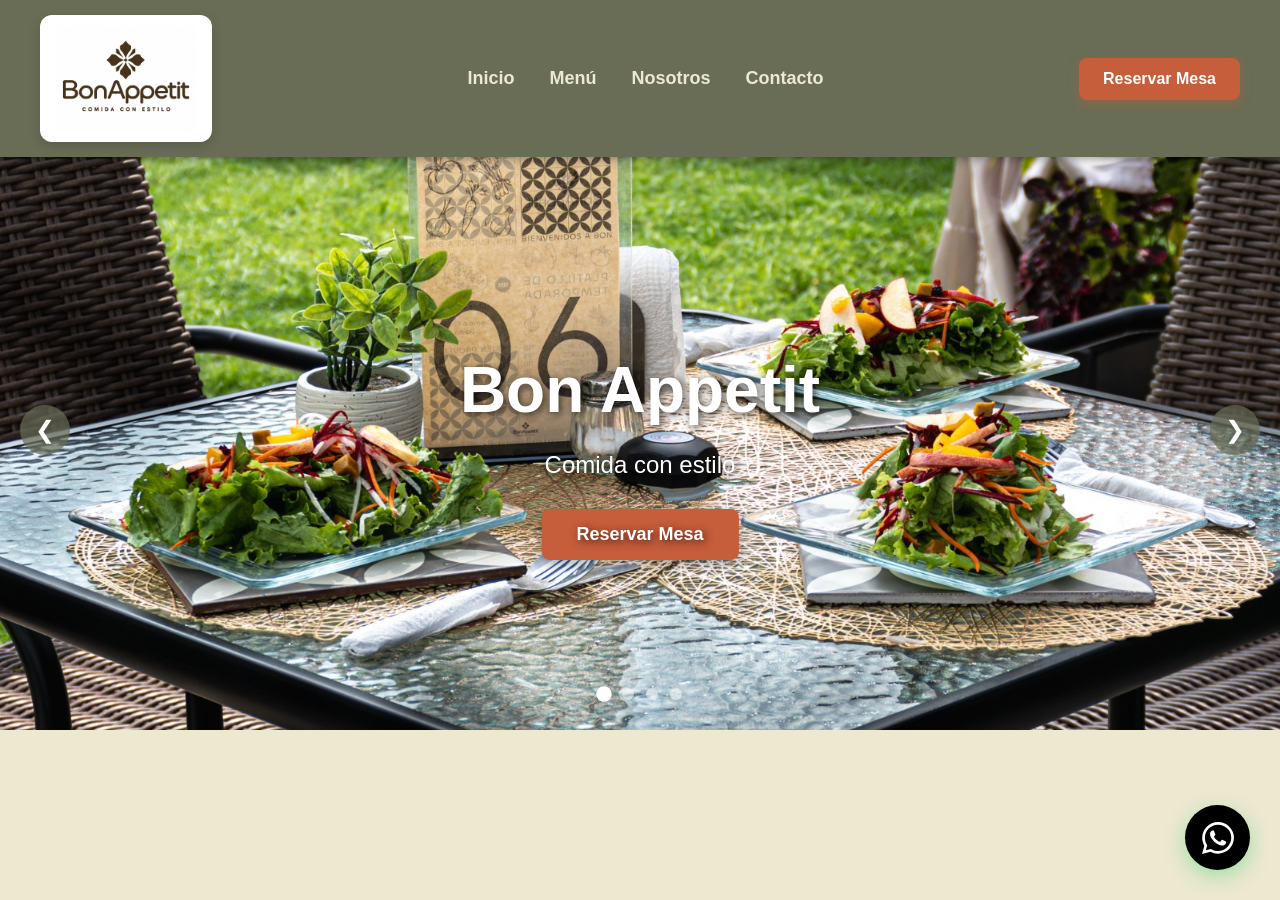
<file: index.html>
<!DOCTYPE html>
<html lang="es">
<head>
    <meta charset="UTF-8">
    <meta name="viewport" content="width=device-width, initial-scale=1.0">
    <meta name="description" content="BonAppetit - Restaurante de cocina mexicana contemporánea. Reserva tu mesa y disfruta una experiencia gastronómica única.">
    <title>Restaurante - Bon Appetit</title>
    
    <link rel="stylesheet" href="style.css">
</head>
<body>

    <header class="navbar">

        <div class="brand">
            <img id="logotipo" src="img/prueba.png" alt="BonAppetit - Comida con estilo">
        </div>

        <nav class="nav-center">
            <ul>
                <li><a href="index.html">Inicio</a></li>
                <li><a href="menu.html">Menú</a></li>
                <li><a href="#nosotros">Nosotros</a></li>
                <li><a href="#contacto">Contacto</a></li>
            </ul>
        </nav>

        <div class="nav-right">
            <a href="reservar.html" class="btn-reservar">
                 Reservar Mesa
            </a>
        </div>

    </header>

    <section class="hero-carousel" id="inicio">
        
        <div class="carousel-container">
            
            <div class="carousel-slide active">
                <img src="img/mesa1.jpeg" alt="Platillo mexicano contemporáneo">
                <div class="carousel-content">
                    <h1>Bon Appetit</h1>
                    <p>Comida con estilo</p>
                    <a href="reservar.html" class="btn-hero">Reservar Mesa</a>
                </div>
            </div>

            <div class="carousel-slide">
                <img src="img/mesa2.jpeg" alt="Ambiente del restaurante">
                <div class="carousel-content">
                    <h1>Experiencia Única</h1>
                    <p>Cocina mexicana contemporánea</p>
                    <a href="#menu" class="btn-hero">Ver Menú</a>
                </div>
            </div>

            <div class="carousel-slide">
                <img src="img/mesa4.jpeg" alt="Chef preparando platillo">
                <div class="carousel-content">
                    <h1>Ingredientes Frescos</h1>
                    <p>Sabor auténtico, presentación moderna</p>
                    <a href="#nosotros" class="btn-hero">Conócenos</a>
                </div>
            </div>

            <div class="carousel-slide">
                <img src="img/mesa3.jpeg" alt="Postre artesanal">
                <div class="carousel-content">
                    <h1>Momentos Especiales</h1>
                    <p>Celebra con nosotros</p>
                    <a href="reservar.html" class="btn-hero">Reservar Ahora</a>
                </div>
            </div>

            <button class="carousel-btn prev" aria-label="Imagen anterior">
                &#10094;
            </button>
            <button class="carousel-btn next" aria-label="Imagen siguiente">
                &#10095;
            </button>

            <div class="carousel-indicators">
                <span class="indicator active" data-slide="0"></span>
                <span class="indicator" data-slide="1"></span>
                <span class="indicator" data-slide="2"></span>
                <span class="indicator" data-slide="3"></span>
            </div>

        </div>

    </section>

    <div class="social-float-container">
        
        <div class="social-menu" id="socialMenu">
            <a href="https://wa.me/525574708613" target="_blank" class="social-btn whatsapp" aria-label="WhatsApp">
                <svg viewBox="0 0 24 24" width="24" height="24" fill="currentColor">
                    <path d="M17.472 14.382c-.297-.149-1.758-.867-2.03-.967-.273-.099-.471-.148-.67.15-.197.297-.767.966-.94 1.164-.173.199-.347.223-.644.075-.297-.15-1.255-.463-2.39-1.475-.883-.788-1.48-1.761-1.653-2.059-.173-.297-.018-.458.13-.606.134-.133.298-.347.446-.52.149-.174.198-.298.298-.497.099-.198.05-.371-.025-.52-.075-.149-.669-1.612-.916-2.207-.242-.579-.487-.5-.669-.51-.173-.008-.371-.01-.57-.01-.198 0-.52.074-.792.372-.272.297-1.04 1.016-1.04 2.479 0 1.462 1.065 2.875 1.213 3.074.149.198 2.096 3.2 5.077 4.487.709.306 1.262.489 1.694.625.712.227 1.36.195 1.871.118.571-.085 1.758-.719 2.006-1.413.248-.694.248-1.289.173-1.413-.074-.124-.272-.198-.57-.347m-5.421 7.403h-.004a9.87 9.87 0 01-5.031-1.378l-.361-.214-3.741.982.998-3.648-.235-.374a9.86 9.86 0 01-1.51-5.26c.001-5.45 4.436-9.884 9.888-9.884 2.64 0 5.122 1.03 6.988 2.898a9.825 9.825 0 012.893 6.994c-.003 5.45-4.437 9.884-9.885 9.884m8.413-18.297A11.815 11.815 0 0012.05 0C5.495 0 .16 5.335.157 11.892c0 2.096.547 4.142 1.588 5.945L.057 24l6.305-1.654a11.882 11.882 0 005.683 1.448h.005c6.554 0 11.89-5.335 11.893-11.893a11.821 11.821 0 00-3.48-8.413z"/>
                </svg>
            </a>
            
            <a href="https://www.facebook.com/BonAppetit.Tex" target="_blank" class="social-btn facebook" aria-label="Facebook">
                <svg viewBox="0 0 24 24" width="24" height="24" fill="currentColor">
                    <path d="M24 12.073c0-6.627-5.373-12-12-12s-12 5.373-12 12c0 5.99 4.388 10.954 10.125 11.854v-8.385H7.078v-3.47h3.047V9.43c0-3.007 1.792-4.669 4.533-4.669 1.312 0 2.686.235 2.686.235v2.953H15.83c-1.491 0-1.956.925-1.956 1.874v2.25h3.328l-.532 3.47h-2.796v8.385C19.612 23.027 24 18.062 24 12.073z"/>
                </svg>
            </a>
            
            <a href="https://www.instagram.com/bonappetit_tex?stkn=NmFiZXlncTF0Znl1&utm_source=qr" target="_blank" class="social-btn instagram" aria-label="Instagram">
                <svg viewBox="0 0 24 24" width="24" height="24" fill="currentColor">
                    <path d="M12 2.163c3.204 0 3.584.012 4.85.07 3.252.148 4.771 1.691 4.919 4.919.058 1.265.069 1.645.069 4.849 0 3.205-.012 3.584-.069 4.849-.149 3.225-1.664 4.771-4.919 4.919-1.266.058-1.644.07-4.85.07-3.204 0-3.584-.012-4.849-.07-3.26-.149-4.771-1.699-4.919-4.92-.058-1.265-.07-1.644-.07-4.849 0-3.204.013-3.583.07-4.849.149-3.227 1.664-4.771 4.919-4.919 1.266-.057 1.645-.069 4.849-.069zm0-2.163c-3.259 0-3.667.014-4.947.072-4.358.2-6.78 2.618-6.98 6.98-.059 1.281-.073 1.689-.073 4.948 0 3.259.014 3.668.072 4.948.2 4.358 2.618 6.78 6.98 6.98 1.281.058 1.689.072 4.948.072 3.259 0 3.668-.014 4.948-.072 4.354-.2 6.782-2.618 6.979-6.98.059-1.28.073-1.689.073-4.948 0-3.259-.014-3.667-.072-4.947-.196-4.354-2.617-6.78-6.979-6.98-1.281-.059-1.69-.073-4.949-.073zm0 5.838c-3.403 0-6.162 2.759-6.162 6.162s2.759 6.163 6.162 6.163 6.162-2.759 6.162-6.163c0-3.403-2.759-6.162-6.162-6.162zm0 10.162c-2.209 0-4-1.79-4-4 0-2.209 1.791-4 4-4s4 1.791 4 4c0 2.21-1.791 4-4 4zm6.406-11.845c-.796 0-1.441.645-1.441 1.44s.645 1.44 1.441 1.44c.795 0 1.439-.645 1.439-1.44s-.644-1.44-1.439-1.44z"/>
                </svg>
            </a>
        </div>
        
        <button class="social-toggle" id="socialToggle" aria-label="Abrir redes sociales" aria-expanded="false">
            <svg viewBox="0 0 24 24" width="32" height="32" fill="currentColor" class="icon-whatsapp">
                <path d="M17.472 14.382c-.297-.149-1.758-.867-2.03-.967-.273-.099-.471-.148-.67.15-.197.297-.767.966-.94 1.164-.173.199-.347.223-.644.075-.297-.15-1.255-.463-2.39-1.475-.883-.788-1.48-1.761-1.653-2.059-.173-.297-.018-.458.13-.606.134-.133.298-.347.446-.52.149-.174.198-.298.298-.497.099-.198.05-.371-.025-.52-.075-.149-.669-1.612-.916-2.207-.242-.579-.487-.5-.669-.51-.173-.008-.371-.01-.57-.01-.198 0-.52.074-.792.372-.272.297-1.04 1.016-1.04 2.479 0 1.462 1.065 2.875 1.213 3.074.149.198 2.096 3.2 5.077 4.487.709.306 1.262.489 1.694.625.712.227 1.36.195 1.871.118.571-.085 1.758-.719 2.006-1.413.248-.694.248-1.289.173-1.413-.074-.124-.272-.198-.57-.347m-5.421 7.403h-.004a9.87 9.87 0 01-5.031-1.378l-.361-.214-3.741.982.998-3.648-.235-.374a9.86 9.86 0 01-1.51-5.26c.001-5.45 4.436-9.884 9.888-9.884 2.64 0 5.122 1.03 6.988 2.898a9.825 9.825 0 012.893 6.994c-.003 5.45-4.437 9.884-9.885 9.884m8.413-18.297A11.815 11.815 0 0012.05 0C5.495 0 .16 5.335.157 11.892c0 2.096.547 4.142 1.588 5.945L.057 24l6.305-1.654a11.882 11.882 0 005.683 1.448h.005c6.554 0 11.89-5.335 11.893-11.893a11.821 11.821 0 00-3.48-8.413z"/>
            </svg>
            <svg viewBox="0 0 24 24" width="32" height="32" fill="currentColor" class="icon-close" style="display: none;">
                <path d="M19 6.41L17.59 5 12 10.59 6.41 5 5 6.41 10.59 12 5 17.59 6.41 19 12 13.41 17.59 19 19 17.59 13.41 12z"/>
            </svg>
        </button>
        
    </div>

    <script src="script.js"></script>

</body>
</html>
</file>
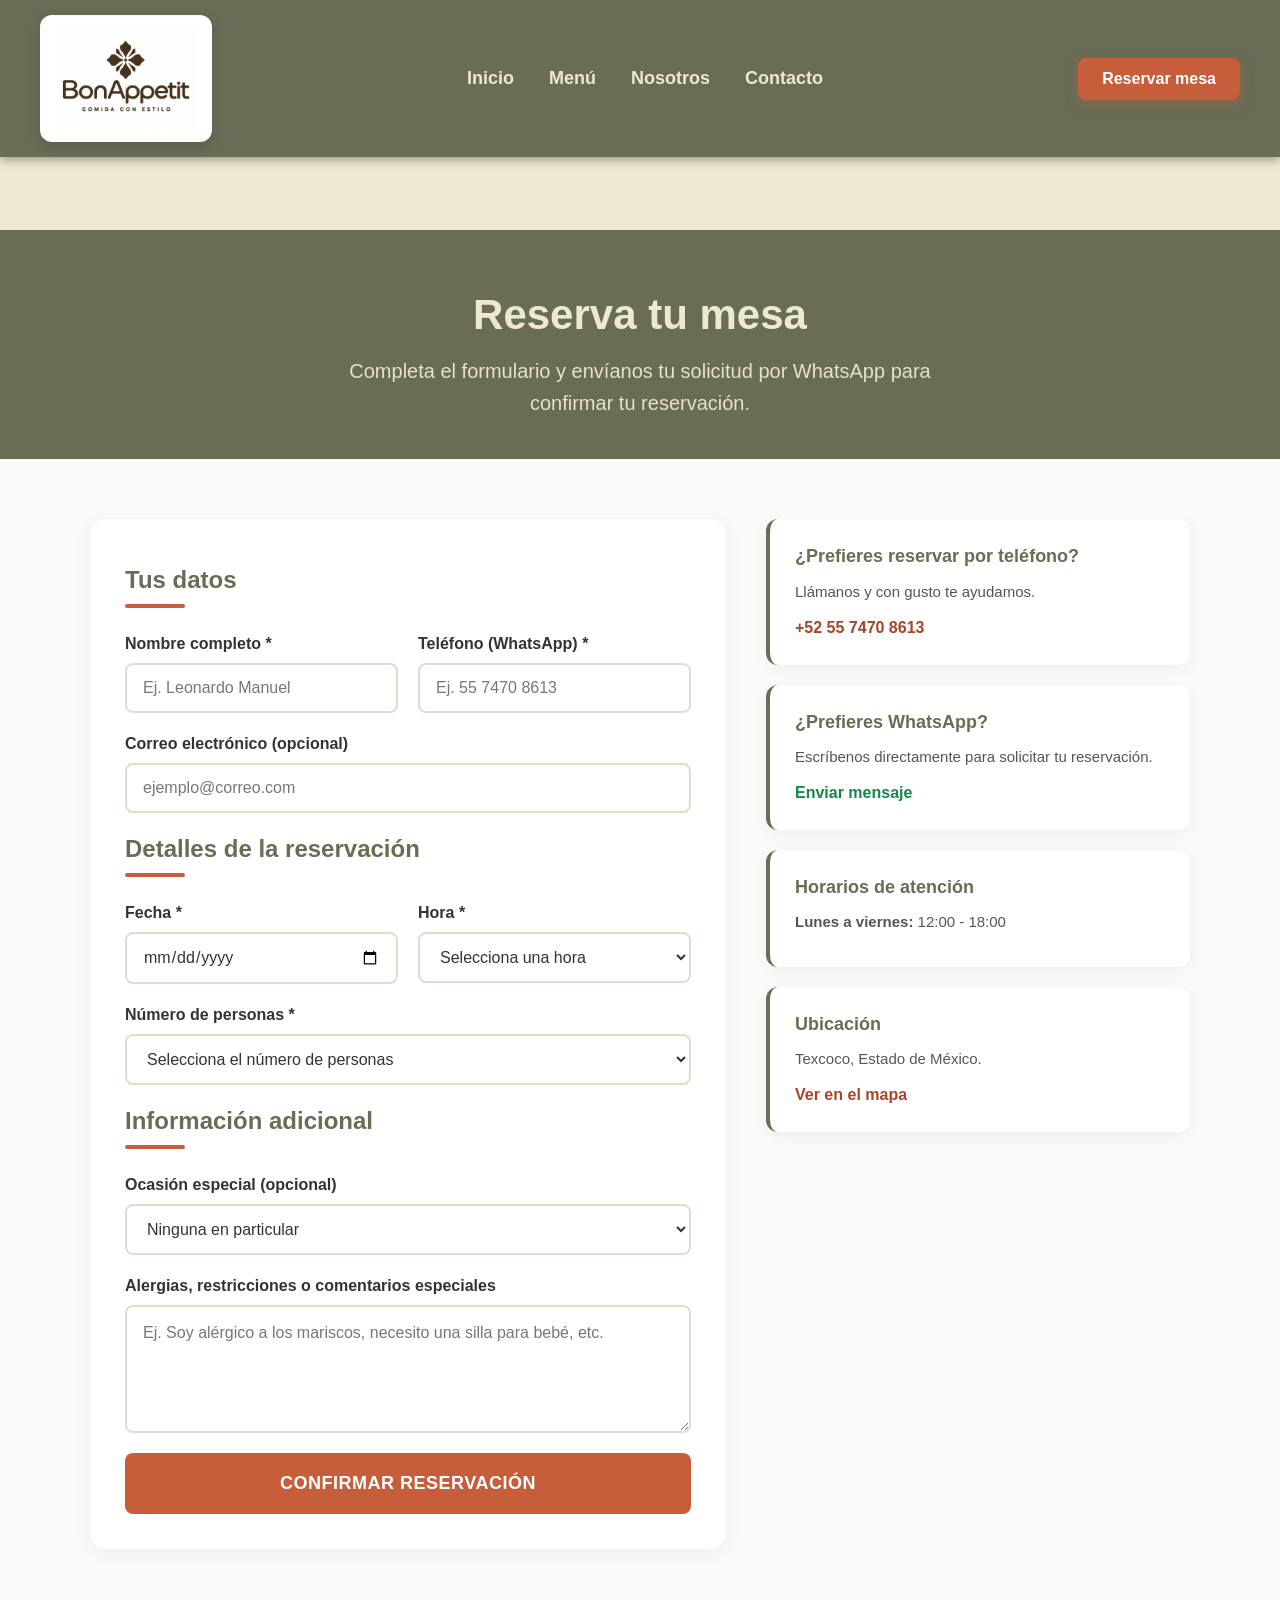
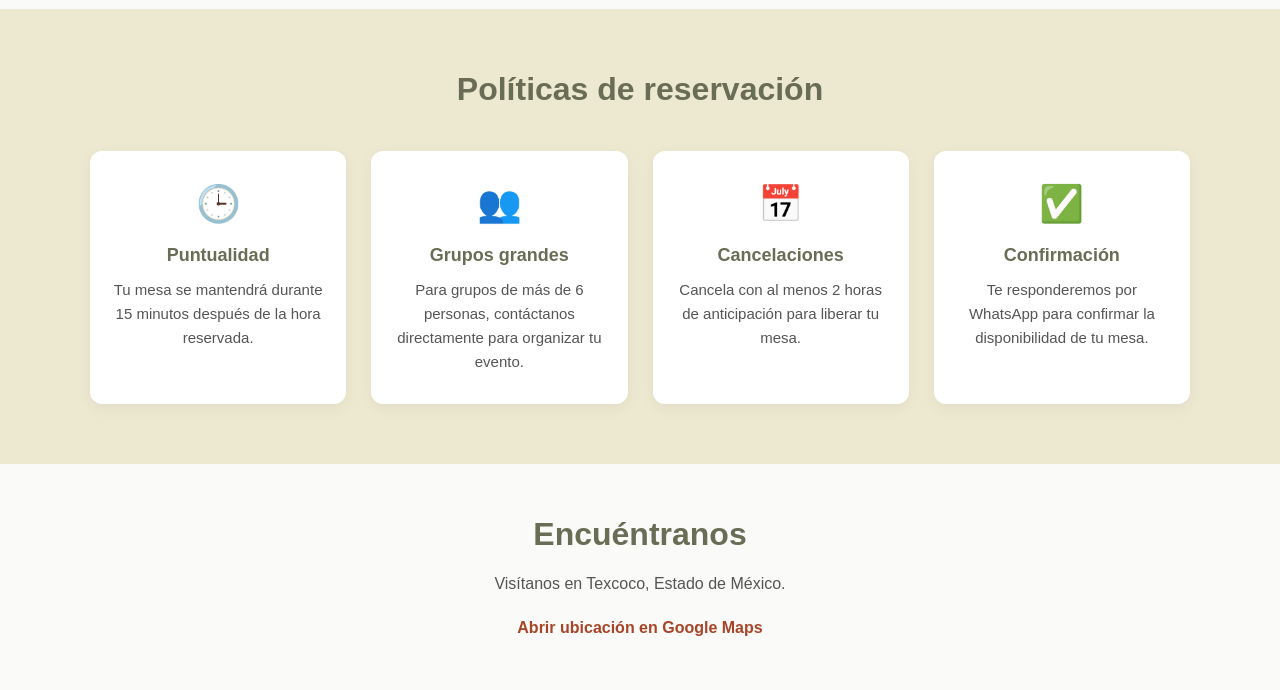
<file: reservar.html>
<!DOCTYPE html>
<html lang="es">

<head>
    <meta charset="UTF-8">
    <meta name="viewport" content="width=device-width, initial-scale=1.0">
    <meta name="description" content="Reserva tu mesa en BonAppetit, restaurante de cocina mexicana contemporánea en Texcoco, Estado de México.">
    <meta name="theme-color" content="#696D56">

    <title>Reservación - BonAppetit</title>

    <link rel="stylesheet" href="style.css">
    <link rel="stylesheet" href="reservar.css">
</head>

<body>

    <header class="navbar">

        <div class="brand">
            <a href="index.html" aria-label="BonAppetit, ir al inicio">
                <img
                    id="logotipo"
                    src="img/prueba.png"
                    alt="Logotipo de BonAppetit">
            </a>
        </div>

        <nav class="nav-center" aria-label="Navegación principal">
            <ul>
                <li><a href="index.html">Inicio</a></li>
                <li><a href="menu.html">Menú</a></li>
                <li><a href="index.html#nosotros">Nosotros</a></li>
                <li><a href="index.html#contacto">Contacto</a></li>
            </ul>
        </nav>

        <div class="nav-right">
            <a
                href="reservacion.html"
                class="btn-reservar activo"
                aria-current="page">
                Reservar mesa
            </a>
        </div>

    </header>

    <main class="reservacion-page">

        <section class="reservacion-hero">
            <div class="reservacion-hero-content">
                <h1>Reserva tu mesa</h1>
                <p>Completa el formulario y envíanos tu solicitud por WhatsApp para confirmar tu reservación.</p>
            </div>
        </section>

        <section class="reservacion-form-section">

            <div class="form-container">

                <form class="reserva-form" id="reservaForm">

                    <div class="form-section-title">
                        <h2>Tus datos</h2>
                        <div class="title-line"></div>
                    </div>

                    <div class="form-row">

                        <div class="form-group">
                            <label for="nombre">Nombre completo *</label>
                            <input
                                type="text"
                                id="nombre"
                                name="nombre"
                                placeholder="Ej. Leonardo Manuel"
                                autocomplete="name"
                                required>
                        </div>

                        <div class="form-group">
                            <label for="telefono">Teléfono (WhatsApp) *</label>
                            <input
                                type="tel"
                                id="telefono"
                                name="telefono"
                                placeholder="Ej. 55 7470 8613"
                                autocomplete="tel"
                                required>
                        </div>

                    </div>

                    <div class="form-group">
                        <label for="email">Correo electrónico (opcional)</label>
                        <input
                            type="email"
                            id="email"
                            name="email"
                            placeholder="ejemplo@correo.com"
                            autocomplete="email">
                    </div>

                    <div class="form-section-title">
                        <h2>Detalles de la reservación</h2>
                        <div class="title-line"></div>
                    </div>

                    <div class="form-row">

                        <div class="form-group">
                            <label for="fecha">Fecha *</label>
                            <input
                                type="date"
                                id="fecha"
                                name="fecha"
                                required>
                        </div>

                        <div class="form-group">
                            <label for="hora">Hora *</label>
                            <select id="hora" name="hora" required>
                                <option value="">Selecciona una hora</option>
                                <optgroup label="Horario disponible">
                                    <option value="12:00">12:00</option>
                                    <option value="13:00">13:00</option>
                                    <option value="14:00">14:00</option>
                                    <option value="15:00">15:00</option>
                                    <option value="16:00">16:00</option>
                                    <option value="17:00">17:00</option>
                                    <option value="18:00">18:00</option>
                                </optgroup>
                            </select>
                        </div>

                    </div>

                    <div class="form-group">
                        <label for="personas">Número de personas *</label>
                        <select id="personas" name="personas" required>
                            <option value="">Selecciona el número de personas</option>
                            <option value="1">1 persona</option>
                            <option value="2">2 personas</option>
                            <option value="3">3 personas</option>
                            <option value="4">4 personas</option>
                            <option value="5">5 personas</option>
                            <option value="6">6 personas</option>
                            <option value="7+">7 o más personas (evento privado)</option>
                        </select>
                    </div>

                    <div class="form-section-title">
                        <h2>Información adicional</h2>
                        <div class="title-line"></div>
                    </div>

                    <div class="form-group">
                        <label for="ocasion">Ocasión especial (opcional)</label>
                        <select id="ocasion" name="ocasion">
                            <option value="">Ninguna en particular</option>
                            <option value="cumpleaños">Cumpleaños</option>
                            <option value="aniversario">Aniversario</option>
                            <option value="negocios">Reunión de negocios</option>
                            <option value="celebracion">Celebración</option>
                            <option value="cita">Cita romántica</option>
                            <option value="otro">Otro</option>
                        </select>
                    </div>

                    <div class="form-group">
                        <label for="comentarios">Alergias, restricciones o comentarios especiales</label>
                        <textarea
                            id="comentarios"
                            name="comentarios"
                            rows="4"
                            placeholder="Ej. Soy alérgico a los mariscos, necesito una silla para bebé, etc."></textarea>
                    </div>

                    <button type="submit" class="btn-enviar">
                        Confirmar reservación
                    </button>

                </form>

                <aside class="reservacion-info" aria-label="Información del restaurante">

                    <div class="info-card">
                        <h3>¿Prefieres reservar por teléfono?</h3>
                        <p>Llámanos y con gusto te ayudamos.</p>
                        <a href="tel:+525574708613" class="info-link">
                            +52 55 7470 8613
                        </a>
                    </div>

                    <div class="info-card">
                        <h3>¿Prefieres WhatsApp?</h3>
                        <p>Escríbenos directamente para solicitar tu reservación.</p>
                        <a
                            href="https://wa.me/525574708613"
                            target="_blank"
                            rel="noopener noreferrer"
                            class="info-link whatsapp-link">
                            Enviar mensaje
                        </a>
                    </div>

                    <div class="info-card">
                        <h3>Horarios de atención</h3>
                        <ul class="horarios-list">
                            <li><strong>Lunes a viernes:</strong> 12:00 - 18:00</li>
                        </ul>
                    </div>

                    <div class="info-card">
                        <h3>Ubicación</h3>
                        <p>Texcoco, Estado de México.</p>
                        <a href="#mapa" class="info-link">Ver en el mapa</a>
                    </div>

                </aside>

            </div>

        </section>

        <section class="politicas-section">

            <div class="politicas-container">

                <h2>Políticas de reservación</h2>

                <div class="politicas-grid">

                    <div class="politica-item">
                        <div class="politica-icon" aria-hidden="true">🕒</div>
                        <h3>Puntualidad</h3>
                        <p>Tu mesa se mantendrá durante 15 minutos después de la hora reservada.</p>
                    </div>

                    <div class="politica-item">
                        <div class="politica-icon" aria-hidden="true">👥</div>
                        <h3>Grupos grandes</h3>
                        <p>Para grupos de más de 6 personas, contáctanos directamente para organizar tu evento.</p>
                    </div>

                    <div class="politica-item">
                        <div class="politica-icon" aria-hidden="true">📅</div>
                        <h3>Cancelaciones</h3>
                        <p>Cancela con al menos 2 horas de anticipación para liberar tu mesa.</p>
                    </div>

                    <div class="politica-item">
                        <div class="politica-icon" aria-hidden="true">✅</div>
                        <h3>Confirmación</h3>
                        <p>Te responderemos por WhatsApp para confirmar la disponibilidad de tu mesa.</p>
                    </div>

                </div>

            </div>

        </section>

        <section class="mapa-section" id="mapa">
            <div class="politicas-container">
                <h2>Encuéntranos</h2>
                <p>Visítanos en Texcoco, Estado de México.</p>
                <a
                    href="https://www.google.com/maps/search/?api=1&query=Texcoco%2C%20Estado%20de%20Mexico"
                    target="_blank"
                    rel="noopener noreferrer"
                    class="info-link">
                    Abrir ubicación en Google Maps
                </a>
            </div>
        </section>

    </main>

    <script src="script.js"></script>
    <script src="reservar.js"></script>

</body>

</html>
</file>
<file: style.css>
body {
    margin: 0;
    padding: 0;
    font-family: Arial, sans-serif;
    background-color: #EDE8D0;
    padding-top: 130px;
}

header.navbar {
    display: flex;
    justify-content: space-between;
    align-items: center;
    padding: 15px 40px;
    background-color: #696D56;
    color: #EDE8D0;
    box-shadow: 0 2px 10px rgba(0,0,0,0.4);
    position: fixed;
    top: 0;
    left: 0;
    width: 100%;
    z-index: 1000;
    box-sizing: border-box;
}

.brand {
    display: flex;
    align-items: center;
    background-color: #FFFFFF;
    padding: 10px 15px;
    border-radius: 12px;
    box-shadow: 0 4px 12px rgba(0, 0, 0, 0.15);
    border: 1px solid rgba(255, 255, 255, 0.2);
    flex-shrink: 0;
}

.brand img {
    width: 140px;
    height: auto;
    object-fit: contain;
    display: block;
}

.nav-center {
    flex: 1;
    display: flex;
    justify-content: center;
}

.nav-center ul {
    display: flex;
    list-style: none;
    gap: 35px;
    margin: 0;
    padding: 0;
}

.nav-center a {
    text-decoration: none;
    color: #EDE8D0;
    font-weight: bold;
    font-size: 18px;
    transition: color 0.3s, transform 0.2s;
    display: inline-block;
}

.nav-center a:hover {
    color: #D4A574;
    transform: translateY(-2px);
}

.nav-right {
    flex-shrink: 0;
}

.btn-reservar {
    display: inline-block;
    text-decoration: none;
    background-color: #C65D3B;
    color: #FFFFFF;
    font-weight: bold;
    font-size: 16px;
    padding: 12px 24px;
    border-radius: 8px;
    transition: all 0.3s ease;
    box-shadow: 0 4px 12px rgba(198, 93, 59, 0.4);
    white-space: nowrap;
}

.btn-reservar:hover {
    background-color: #D4A574;
    color: #1A1A1A;
    transform: translateY(-2px);
    box-shadow: 0 6px 16px rgba(198, 93, 59, 0.6);
}

.hero-carousel {
    position: relative;
    width: 100%;
    height: 600px;
    overflow: hidden;
    margin-top: 0;
}

.carousel-container {
    position: relative;
    width: 100%;
    height: 100%;
}

.carousel-slide {
    position: absolute;
    top: 0;
    left: 0;
    width: 100%;
    height: 100%;
    opacity: 0;
    transition: opacity 1s ease-in-out;
}

.carousel-slide.active {
    opacity: 1;
}

.carousel-slide img {
    width: 100%;
    height: 100%;
    object-fit: cover;
    display: block;
}

.carousel-content {
    position: absolute;
    top: 50%;
    left: 50%;
    transform: translate(-50%, -50%);
    text-align: center;
    color: #FFFFFF;
    text-shadow: 2px 2px 8px rgba(0, 0, 0, 0.7);
    z-index: 2;
}

.carousel-content h1 {
    font-size: 64px;
    margin-bottom: 10px;
    font-weight: bold;
}

.carousel-content p {
    font-size: 24px;
    margin-bottom: 30px;
}

.btn-hero {
    display: inline-block;
    background-color: #C65D3B;
    color: #FFFFFF;
    padding: 15px 35px;
    text-decoration: none;
    font-size: 18px;
    font-weight: bold;
    border-radius: 8px;
    transition: all 0.3s ease;
    box-shadow: 0 4px 12px rgba(0, 0, 0, 0.3);
}

.btn-hero:hover {
    background-color: #D4A574;
    color: #1A1A1A;
    transform: translateY(-3px);
    box-shadow: 0 6px 16px rgba(0, 0, 0, 0.4);
}

.carousel-btn {
    position: absolute;
    top: 50%;
    transform: translateY(-50%);
    background-color: rgba(105, 109, 86, 0.7);
    color: #FFFFFF;
    border: none;
    width: 50px;
    height: 50px;
    border-radius: 50%;
    font-size: 24px;
    cursor: pointer;
    transition: all 0.3s ease;
    z-index: 10;
    display: flex;
    align-items: center;
    justify-content: center;
}

.carousel-btn:hover {
    background-color: rgba(105, 109, 86, 0.9);
    transform: translateY(-50%) scale(1.1);
}

.carousel-btn.prev {
    left: 20px;
    z-index: 10;
}

.carousel-btn.next {
    right: 20px;
    z-index: 10;
}

.carousel-indicators {
    position: absolute;
    bottom: 30px;
    left: 50%;
    transform: translateX(-50%);
    display: flex;
    gap: 12px;
    z-index: 10;
}

.indicator {
    width: 12px;
    height: 12px;
    border-radius: 50%;
    background-color: rgba(255, 255, 255, 0.5);
    cursor: pointer;
    transition: all 0.3s ease;
}

.indicator.active {
    background-color: #FFFFFF;
    transform: scale(1.3);
}

.indicator:hover {
    background-color: rgba(255, 255, 255, 0.8);
}

@media (max-width: 768px) {
    .hero-carousel {
        height: 400px;
    }

    .carousel-content h1 {
        font-size: 42px;
    }

    .carousel-content p {
        font-size: 18px;
    }

    .btn-hero {
        padding: 12px 25px;
        font-size: 16px;
    }

    .carousel-btn {
        width: 40px;
        height: 40px;
        font-size: 20px;
    }
}

.social-float-container {
    position: fixed;
    bottom: 30px;
    right: 30px;
    z-index: 999;
    display: flex;
    flex-direction: column;
    align-items: center;
    gap: 15px;
}

.social-menu {
    display: flex;
    flex-direction: column;
    gap: 12px;
    opacity: 0;
    visibility: hidden;
    transform: translateY(20px) scale(0.8);
    transition: all 0.3s cubic-bezier(0.68, -0.55, 0.265, 1.55);
}

.social-menu.active {
    opacity: 1;
    visibility: visible;
    transform: translateY(0) scale(1);
}

.social-btn {
    display: flex;
    align-items: center;
    justify-content: center;
    width: 55px;
    height: 55px;
    border-radius: 50%;
    color: #FFFFFF;
    text-decoration: none;
    box-shadow: 0 4px 12px rgba(0, 0, 0, 0.3);
    transition: all 0.3s ease;
    transform: scale(0);
}

.social-menu.active .social-btn {
    transform: scale(1);
}

.social-menu.active .social-btn:nth-child(1) {
    transition-delay: 0.1s;
}

.social-menu.active .social-btn:nth-child(2) {
    transition-delay: 0.2s;
}

.social-menu.active .social-btn:nth-child(3) {
    transition-delay: 0.3s;
}

.social-btn:hover {
    transform: scale(1.15) !important;
    box-shadow: 0 6px 16px rgba(0, 0, 0, 0.4);
}

.social-btn.whatsapp {
    background-color: #25D366;
}

.social-btn.whatsapp:hover {
    background-color: #20BA56;
}

.social-btn.facebook {
    background-color: #1877F2;
}

.social-btn.facebook:hover {
    background-color: #1565C0;
}

.social-btn.instagram {
    background: linear-gradient(45deg, #f09433 0%, #e6683c 25%, #dc2743 50%, #cc2366 75%, #bc1888 100%);
}

.social-btn.instagram:hover {
    background: linear-gradient(45deg, #e8892a 0%, #d95f34 25%, #c4203c 50%, #b51d5c 75%, #a8147a 100%);
}

.social-toggle {
    display: flex;
    align-items: center;
    justify-content: center;
    width: 65px;
    height: 65px;
    border-radius: 50%;
    border: none;
    background-color: black;
    color: #FFFFFF;
    cursor: pointer;
    box-shadow: 0 6px 20px rgba(37, 211, 102, 0.4);
    transition: all 0.3s ease;
    position: relative;
}

.social-toggle:hover {
    background-color: #20BA56;
    transform: scale(1.1);
    box-shadow: 0 8px 24px rgba(37, 211, 102, 0.6);
}

.social-toggle:active {
    transform: scale(0.95);
}

.social-toggle .icon-whatsapp {
    display: block;
}

.social-toggle .icon-close {
    display: none;
}

.social-toggle.active .icon-whatsapp {
    display: none;
}

.social-toggle.active .icon-close {
    display: block;
    animation: rotateIn 0.3s ease;
}

@keyframes rotateIn {
    from {
        transform: rotate(-180deg);
        opacity: 0;
    }
    to {
        transform: rotate(0);
        opacity: 1;
    }
}

@media (max-width: 768px) {
    .social-float-container {
        bottom: 20px;
        right: 20px;
    }
    
    .social-toggle {
        width: 55px;
        height: 55px;
    }
    
    .social-btn {
        width: 48px;
        height: 48px;
    }
    
    .social-btn svg {
        width: 22px;
        height: 22px;
    }
}
</file>
<file: reservar.css>
.reservacion-hero {
    background-color: #696D56;
    color: #EDE8D0;
    text-align: center;
    padding: 60px 20px 40px;
    margin-top: 100px;
}

.reservacion-hero-content {
    max-width: 800px;
    margin: 0 auto;
}

.reservacion-hero h1 {
    font-size: 42px;
    margin: 0 0 15px;
    font-weight: bold;
    line-height: 1.2;
}

.reservacion-hero p {
    font-size: 20px;
    opacity: 0.95;
    max-width: 600px;
    margin: 0 auto;
    line-height: 1.6;
}

.reservacion-form-section {
    padding: 60px 20px;
    background-color: #FAFAF8;
}

.form-container {
    max-width: 1100px;
    margin: 0 auto;
    display: grid;
    grid-template-columns: minmax(0, 1.5fr) minmax(0, 1fr);
    gap: 40px;
    align-items: start;
}

.form-section-title {
    margin-bottom: 25px;
    margin-top: 10px;
}

.form-section-title h2 {
    color: #696D56;
    font-size: 24px;
    margin: 0 0 8px;
    line-height: 1.3;
}

.title-line {
    width: 60px;
    height: 4px;
    background-color: #C65D3B;
    border-radius: 2px;
}

.reserva-form {
    min-width: 0;
    background-color: #FFFFFF;
    padding: 35px;
    border-radius: 16px;
    box-shadow: 0 4px 20px rgba(0, 0, 0, 0.05);
}

.form-row {
    display: grid;
    grid-template-columns: repeat(2, minmax(0, 1fr));
    gap: 20px;
}

.form-group {
    min-width: 0;
    margin-bottom: 20px;
    display: flex;
    flex-direction: column;
}

.form-group label {
    font-weight: bold;
    color: #333333;
    margin-bottom: 8px;
    font-size: 16px;
    line-height: 1.4;
}

.form-group input,
.form-group select,
.form-group textarea {
    display: block;
    width: 100%;
    box-sizing: border-box;
    padding: 14px 16px;
    border: 2px solid #E0DDD0;
    border-radius: 8px;
    font-size: 16px;
    font-family: Arial, sans-serif;
    background-color: #FFFFFF;
    color: #333333;
    transition: border-color 0.3s ease, box-shadow 0.3s ease;
}

.form-group input,
.form-group select {
    min-height: 50px;
}

.form-group select {
    cursor: pointer;
}

.form-group textarea {
    resize: vertical;
    min-height: 120px;
    line-height: 1.5;
}

.form-group input::placeholder,
.form-group textarea::placeholder {
    color: #777777;
    opacity: 1;
}

.form-group input:focus,
.form-group select:focus,
.form-group textarea:focus {
    outline: none;
    border-color: #696D56;
    box-shadow: 0 0 0 3px rgba(105, 109, 86, 0.18);
}

.form-group input:focus-visible,
.form-group select:focus-visible,
.form-group textarea:focus-visible {
    outline: 2px solid #696D56;
    outline-offset: 2px;
}

.btn-enviar {
    display: block;
    width: 100%;
    box-sizing: border-box;
    background-color: #C65D3B;
    color: #FFFFFF;
    border: none;
    padding: 18px;
    font-size: 18px;
    font-weight: bold;
    border-radius: 8px;
    cursor: pointer;
    transition: background-color 0.3s ease, color 0.3s ease, transform 0.3s ease, box-shadow 0.3s ease;
    margin-top: 10px;
    text-transform: uppercase;
    letter-spacing: 0.5px;
    line-height: 1.4;
}

.btn-enviar:hover {
    background-color: #D4A574;
    color: #1A1A1A;
    transform: translateY(-2px);
    box-shadow: 0 6px 16px rgba(198, 93, 59, 0.25);
}

.btn-enviar:active {
    transform: translateY(0);
}

.btn-enviar:disabled {
    cursor: wait;
    opacity: 0.75;
    transform: none;
    box-shadow: none;
}

.reservacion-info {
    min-width: 0;
    display: flex;
    flex-direction: column;
    gap: 20px;
}

.info-card {
    min-width: 0;
    overflow-wrap: anywhere;
    background-color: #FFFFFF;
    padding: 25px;
    border-radius: 12px;
    box-shadow: 0 4px 15px rgba(0, 0, 0, 0.05);
    border-left: 4px solid #696D56;
}

.info-card h3 {
    color: #696D56;
    font-size: 18px;
    margin: 0 0 10px;
    display: flex;
    align-items: center;
    gap: 8px;
    line-height: 1.4;
}

.info-card p {
    color: #555555;
    font-size: 15px;
    margin: 0 0 12px;
    line-height: 1.6;
}

.info-link {
    display: inline-block;
    color: #A84427;
    font-weight: bold;
    text-decoration: none;
    font-size: 16px;
    line-height: 1.5;
    overflow-wrap: anywhere;
    transition: color 0.3s ease;
}

.info-link:hover {
    color: #696D56;
    text-decoration: underline;
}

.whatsapp-link {
    color: #168747;
}

.whatsapp-link:hover {
    color: #116B3A;
}

.horarios-list {
    list-style: none;
    padding: 0;
    margin: 0;
}

.horarios-list li {
    margin-bottom: 8px;
    font-size: 15px;
    color: #555555;
    line-height: 1.6;
}

.politicas-section {
    background-color: #EDE8D0;
    padding: 60px 20px;
}

.politicas-container {
    max-width: 1100px;
    margin: 0 auto;
    text-align: center;
}

.politicas-container h2 {
    color: #696D56;
    font-size: 32px;
    line-height: 1.3;
    margin: 0 0 40px;
}

.politicas-grid {
    display: grid;
    grid-template-columns: repeat(auto-fit, minmax(min(220px, 100%), 1fr));
    gap: 25px;
}

.politica-item {
    min-width: 0;
    background-color: #FFFFFF;
    padding: 30px 20px;
    border-radius: 12px;
    box-shadow: 0 4px 15px rgba(0, 0, 0, 0.05);
    transition: transform 0.3s ease, box-shadow 0.3s ease;
}

.politica-item:hover {
    transform: translateY(-5px);
    box-shadow: 0 8px 22px rgba(0, 0, 0, 0.09);
}

.politica-icon {
    font-size: 36px;
    line-height: 1.3;
    margin-bottom: 15px;
}

.politica-item h3 {
    color: #696D56;
    font-size: 18px;
    line-height: 1.4;
    margin: 0 0 10px;
}

.politica-item p {
    color: #555555;
    font-size: 15px;
    line-height: 1.6;
    margin: 0;
}

.mapa-section {
    background-color: #FAFAF8;
    padding: 50px 20px;
    text-align: center;
}

.mapa-section .politicas-container h2 {
    margin-bottom: 15px;
}

.mapa-section .politicas-container p {
    color: #555555;
    font-size: 16px;
    line-height: 1.6;
    margin: 0 0 20px;
}

a:focus-visible,
button:focus-visible {
    outline: 3px solid #C65D3B;
    outline-offset: 4px;
}

@media (max-width: 900px) {
    .reservacion-hero {
        margin-top: 100px;
    }

    .form-container {
        grid-template-columns: minmax(0, 1fr);
        gap: 30px;
    }

    .reservacion-info {
        order: 0;
        display: grid;
        grid-template-columns: repeat(2, minmax(0, 1fr));
        gap: 20px;
    }
}

@media (max-width: 600px) {
    .reservacion-hero {
        padding: 40px 15px 30px;
        margin-top: 80px;
    }

    .reservacion-hero h1 {
        font-size: 32px;
    }

    .reservacion-hero p {
        font-size: 16px;
    }

    .reservacion-form-section {
        padding: 35px 15px;
    }

    .form-container {
        gap: 25px;
    }

    .reserva-form {
        padding: 25px 20px;
        border-radius: 12px;
    }

    .form-row {
        grid-template-columns: minmax(0, 1fr);
        gap: 0;
    }

    .form-section-title h2 {
        font-size: 21px;
    }

    .form-group input,
    .form-group select,
    .form-group textarea {
        font-size: 16px;
    }

    .btn-enviar {
        padding: 16px 12px;
        font-size: 16px;
    }

    .reservacion-info {
        grid-template-columns: minmax(0, 1fr);
        gap: 15px;
    }

    .info-card {
        padding: 22px;
    }

    .politicas-section {
        padding: 40px 15px;
    }

    .politicas-container h2 {
        font-size: 27px;
        margin-bottom: 30px;
    }

    .politicas-grid {
        grid-template-columns: minmax(0, 1fr);
        gap: 18px;
    }

    .politica-item {
        padding: 25px 20px;
    }

    .mapa-section {
        padding: 35px 15px;
    }
}

@media (prefers-reduced-motion: reduce) {
    *,
    *::before,
    *::after {
        scroll-behavior: auto !important;
        animation-duration: 0.01ms !important;
        animation-iteration-count: 1 !important;
        transition-duration: 0.01ms !important;
    }

    .politica-item:hover,
    .btn-enviar:hover {
        transform: none;
    }
}
</file>
